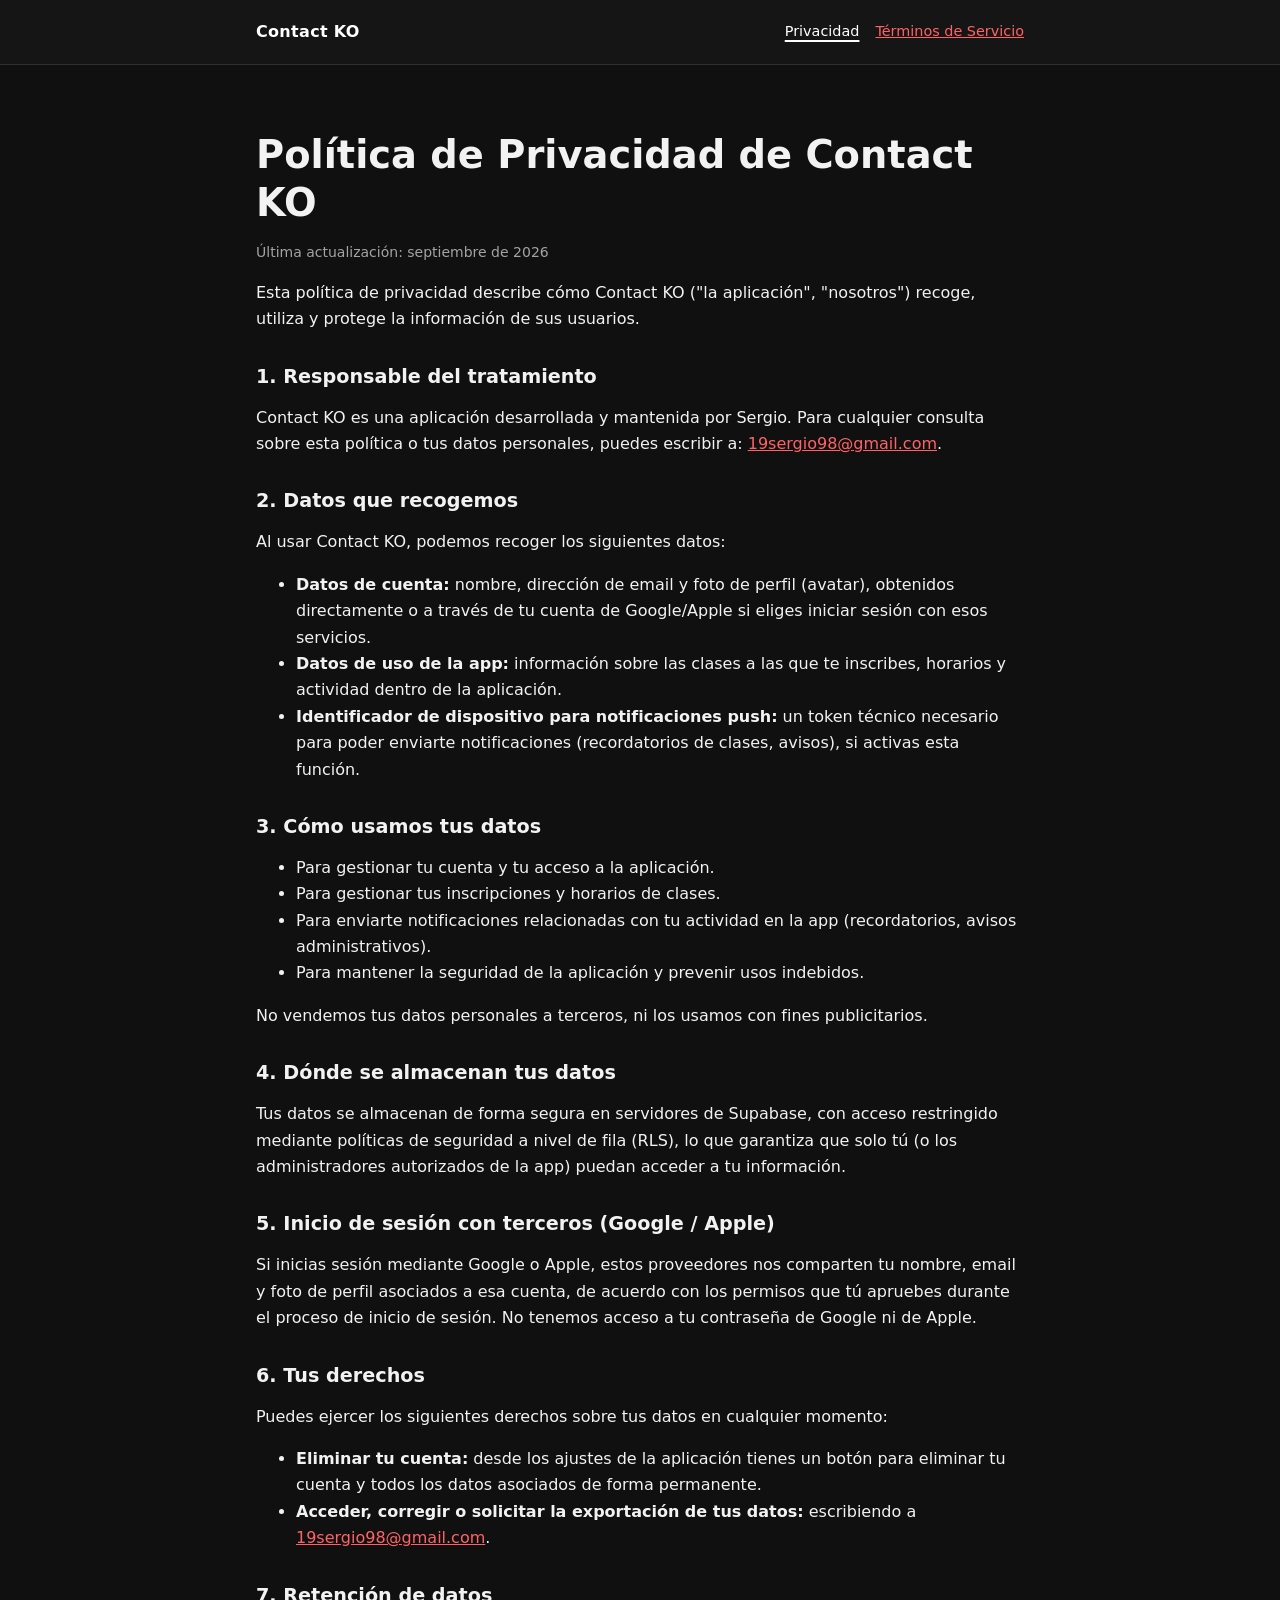
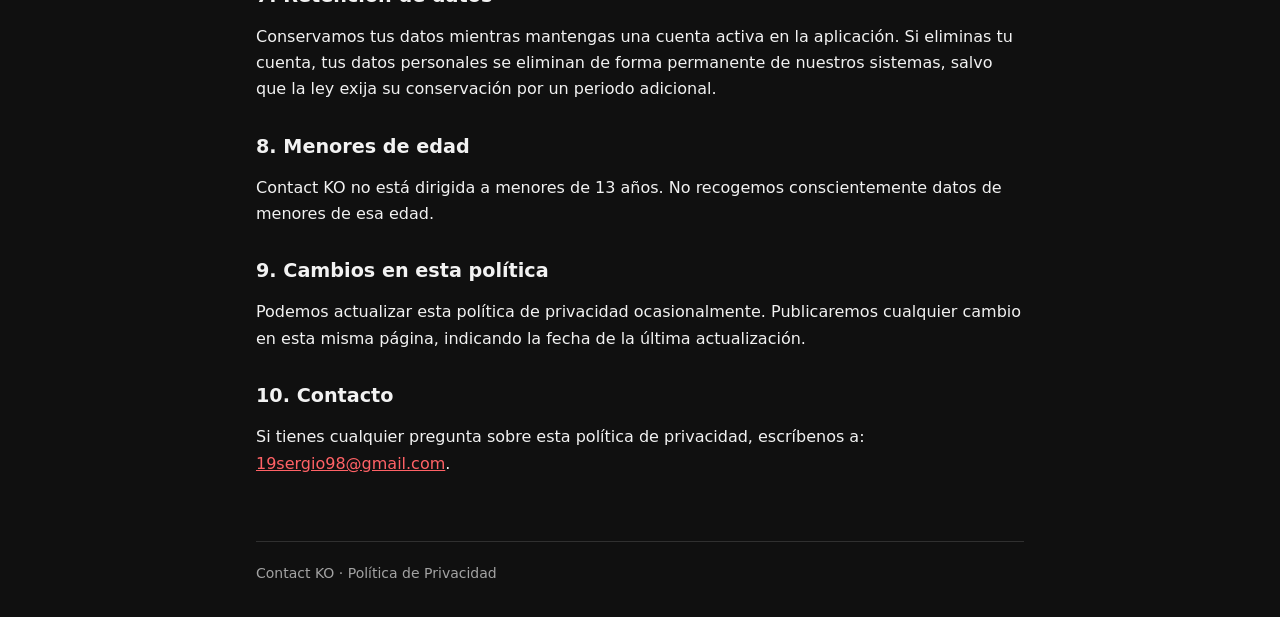
<file: index.html>
<!doctype html>
<html lang="es">
  <head>
    <meta charset="utf-8">
    <meta name="viewport" content="width=device-width, initial-scale=1">
    <meta name="theme-color" content="#101010">
    <meta name="description" content="Política de privacidad de Contact KO: cómo recogemos, utilizamos y protegemos tus datos personales.">
    <meta name="author" content="Contact KO">
    <link rel="canonical" href="https://19sergio98-sketch.github.io/contactko-legal/">
    <link rel="stylesheet" href="assets/legal.css">
    <title>Política de Privacidad | Contact KO</title>
  </head>
  <body>
    <header class="site-header">
      <div class="header-content">
        <a class="brand" href="./">Contact KO</a>
        <nav aria-label="Información legal">
          <a aria-current="page" href="./">Privacidad</a>
          <a href="terms/">Términos de Servicio</a>
        </nav>
      </div>
    </header>

    <main>
      <h1>Política de Privacidad de Contact KO</h1>
      <p class="updated">Última actualización: septiembre de 2026</p>

      <p>Esta política de privacidad describe cómo Contact KO ("la aplicación", "nosotros") recoge, utiliza y protege la información de sus usuarios.</p>

      <h2>1. Responsable del tratamiento</h2>
      <p>Contact KO es una aplicación desarrollada y mantenida por Sergio. Para cualquier consulta sobre esta política o tus datos personales, puedes escribir a: <a href="mailto:19sergio98@gmail.com">19sergio98@gmail.com</a>.</p>

      <h2>2. Datos que recogemos</h2>
      <p>Al usar Contact KO, podemos recoger los siguientes datos:</p>
      <ul>
        <li><strong>Datos de cuenta:</strong> nombre, dirección de email y foto de perfil (avatar), obtenidos directamente o a través de tu cuenta de Google/Apple si eliges iniciar sesión con esos servicios.</li>
        <li><strong>Datos de uso de la app:</strong> información sobre las clases a las que te inscribes, horarios y actividad dentro de la aplicación.</li>
        <li><strong>Identificador de dispositivo para notificaciones push:</strong> un token técnico necesario para poder enviarte notificaciones (recordatorios de clases, avisos), si activas esta función.</li>
      </ul>

      <h2>3. Cómo usamos tus datos</h2>
      <ul>
        <li>Para gestionar tu cuenta y tu acceso a la aplicación.</li>
        <li>Para gestionar tus inscripciones y horarios de clases.</li>
        <li>Para enviarte notificaciones relacionadas con tu actividad en la app (recordatorios, avisos administrativos).</li>
        <li>Para mantener la seguridad de la aplicación y prevenir usos indebidos.</li>
      </ul>
      <p>No vendemos tus datos personales a terceros, ni los usamos con fines publicitarios.</p>

      <h2>4. Dónde se almacenan tus datos</h2>
      <p>Tus datos se almacenan de forma segura en servidores de Supabase, con acceso restringido mediante políticas de seguridad a nivel de fila (RLS), lo que garantiza que solo tú (o los administradores autorizados de la app) puedan acceder a tu información.</p>

      <h2>5. Inicio de sesión con terceros (Google / Apple)</h2>
      <p>Si inicias sesión mediante Google o Apple, estos proveedores nos comparten tu nombre, email y foto de perfil asociados a esa cuenta, de acuerdo con los permisos que tú apruebes durante el proceso de inicio de sesión. No tenemos acceso a tu contraseña de Google ni de Apple.</p>

      <h2>6. Tus derechos</h2>
      <p>Puedes ejercer los siguientes derechos sobre tus datos en cualquier momento:</p>
      <ul>
        <li><strong>Eliminar tu cuenta:</strong> desde los ajustes de la aplicación tienes un botón para eliminar tu cuenta y todos los datos asociados de forma permanente.</li>
        <li><strong>Acceder, corregir o solicitar la exportación de tus datos:</strong> escribiendo a <a href="mailto:19sergio98@gmail.com">19sergio98@gmail.com</a>.</li>
      </ul>

      <h2>7. Retención de datos</h2>
      <p>Conservamos tus datos mientras mantengas una cuenta activa en la aplicación. Si eliminas tu cuenta, tus datos personales se eliminan de forma permanente de nuestros sistemas, salvo que la ley exija su conservación por un periodo adicional.</p>

      <h2>8. Menores de edad</h2>
      <p>Contact KO no está dirigida a menores de 13 años. No recogemos conscientemente datos de menores de esa edad.</p>

      <h2>9. Cambios en esta política</h2>
      <p>Podemos actualizar esta política de privacidad ocasionalmente. Publicaremos cualquier cambio en esta misma página, indicando la fecha de la última actualización.</p>

      <h2>10. Contacto</h2>
      <p>Si tienes cualquier pregunta sobre esta política de privacidad, escríbenos a: <a href="mailto:19sergio98@gmail.com">19sergio98@gmail.com</a>.</p>
    </main>

    <footer class="site-footer">Contact KO · Política de Privacidad</footer>
  </body>
</html>
</file>
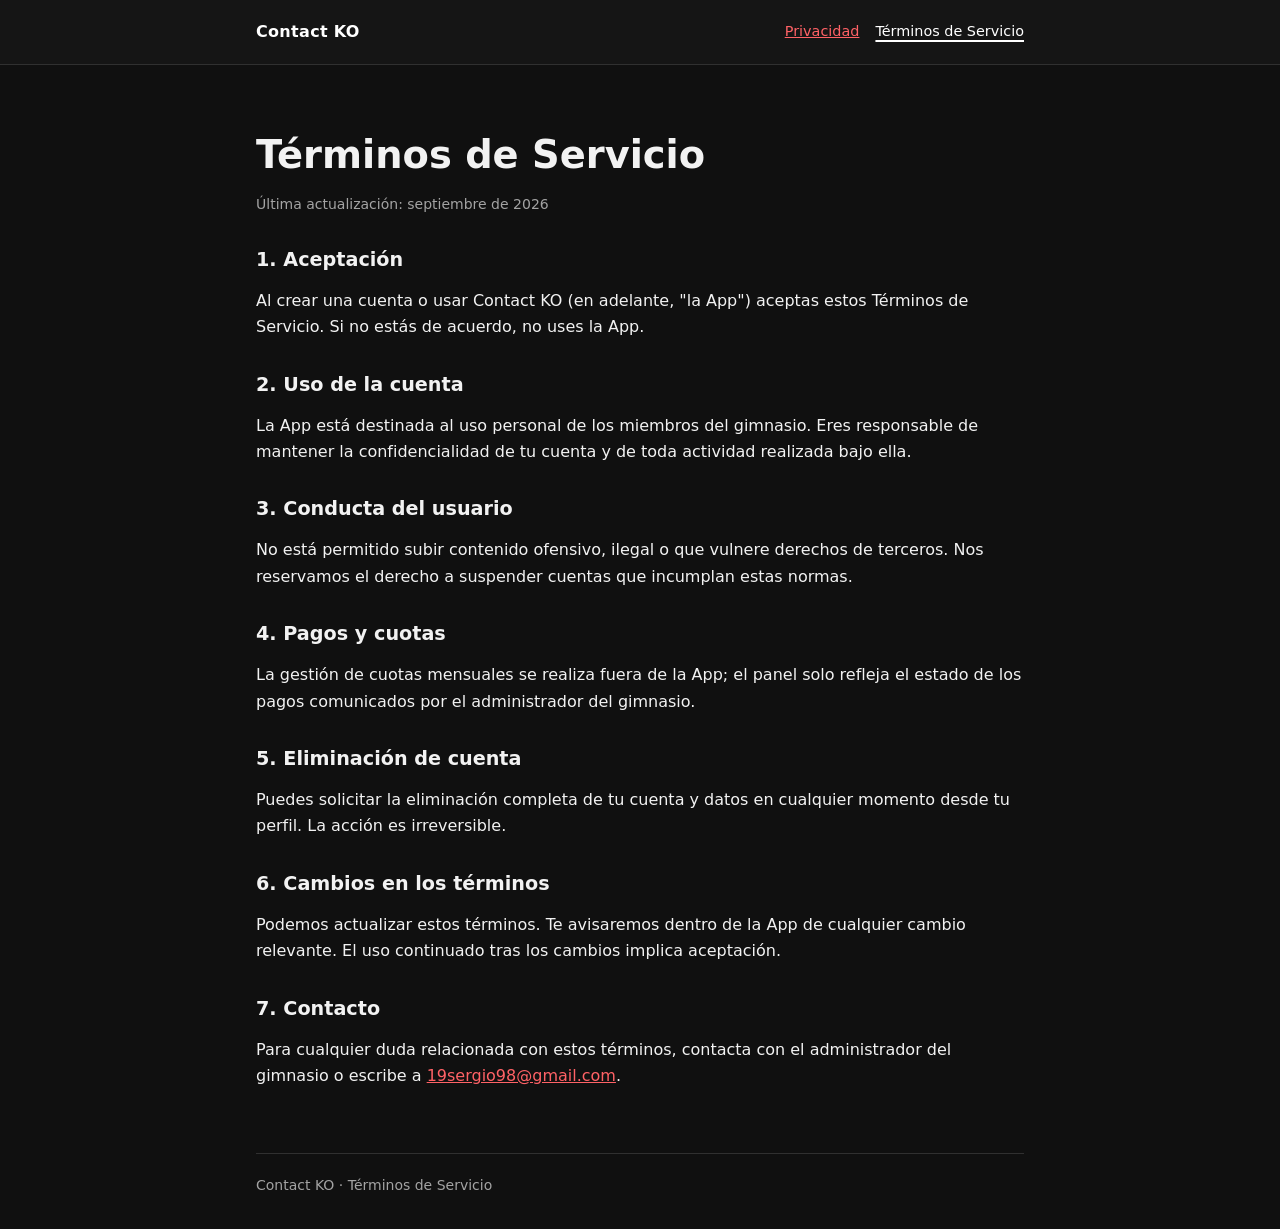
<file: terms/index.html>
<!doctype html>
<html lang="es">
  <head>
    <meta charset="utf-8">
    <meta name="viewport" content="width=device-width, initial-scale=1">
    <meta name="theme-color" content="#101010">
    <meta name="description" content="Términos de Servicio de Contact KO.">
    <meta name="author" content="Contact KO">
    <link rel="canonical" href="https://19sergio98-sketch.github.io/contactko-legal/terms/">
    <link rel="stylesheet" href="../assets/legal.css">
    <title>Términos de Servicio | Contact KO</title>
  </head>
  <body>
    <header class="site-header">
      <div class="header-content">
        <a class="brand" href="../">Contact KO</a>
        <nav aria-label="Información legal">
          <a href="../">Privacidad</a>
          <a aria-current="page" href="./">Términos de Servicio</a>
        </nav>
      </div>
    </header>

    <main>
      <h1>Términos de Servicio</h1>
      <p class="updated">Última actualización: septiembre de 2026</p>

      <h2>1. Aceptación</h2>
      <p>Al crear una cuenta o usar Contact KO (en adelante, "la App") aceptas estos Términos de Servicio. Si no estás de acuerdo, no uses la App.</p>

      <h2>2. Uso de la cuenta</h2>
      <p>La App está destinada al uso personal de los miembros del gimnasio. Eres responsable de mantener la confidencialidad de tu cuenta y de toda actividad realizada bajo ella.</p>

      <h2>3. Conducta del usuario</h2>
      <p>No está permitido subir contenido ofensivo, ilegal o que vulnere derechos de terceros. Nos reservamos el derecho a suspender cuentas que incumplan estas normas.</p>

      <h2>4. Pagos y cuotas</h2>
      <p>La gestión de cuotas mensuales se realiza fuera de la App; el panel solo refleja el estado de los pagos comunicados por el administrador del gimnasio.</p>

      <h2>5. Eliminación de cuenta</h2>
      <p>Puedes solicitar la eliminación completa de tu cuenta y datos en cualquier momento desde tu perfil. La acción es irreversible.</p>

      <h2>6. Cambios en los términos</h2>
      <p>Podemos actualizar estos términos. Te avisaremos dentro de la App de cualquier cambio relevante. El uso continuado tras los cambios implica aceptación.</p>

      <h2>7. Contacto</h2>
      <p>Para cualquier duda relacionada con estos términos, contacta con el administrador del gimnasio o escribe a <a href="mailto:19sergio98@gmail.com">19sergio98@gmail.com</a>.</p>
    </main>

    <footer class="site-footer">Contact KO · Términos de Servicio</footer>
  </body>
</html>
</file>
<file: assets/legal.css>
:root {
  color-scheme: dark;
  font-family: Inter, ui-sans-serif, system-ui, -apple-system, BlinkMacSystemFont, "Segoe UI", sans-serif;
  background: #101010;
  color: #f2f2f2;
  font-synthesis: none;
  text-rendering: optimizeLegibility;
  -webkit-font-smoothing: antialiased;
  --muted: #a3a3a3;
  --border: #303030;
}

* {
  box-sizing: border-box;
}

body {
  margin: 0;
  min-width: 320px;
  line-height: 1.65;
}

a {
  color: #ff6266;
}

.site-header {
  border-bottom: 1px solid var(--border);
  background: #151515;
}

.header-content,
main,
.site-footer {
  width: min(100% - 2rem, 48rem);
  margin-inline: auto;
}

.header-content {
  display: flex;
  min-height: 4rem;
  align-items: center;
  justify-content: space-between;
  gap: 1rem;
}

.brand {
  color: #fff;
  font-weight: 800;
  letter-spacing: 0.02em;
  text-decoration: none;
}

nav {
  display: flex;
  flex-wrap: wrap;
  gap: 1rem;
}

nav a {
  font-size: 0.9rem;
}

nav a[aria-current="page"] {
  color: #fff;
  text-decoration-thickness: 2px;
  text-underline-offset: 0.25rem;
}

main {
  padding-block: 2.5rem 3rem;
}

h1,
h2 {
  line-height: 1.25;
}

h1 {
  margin-bottom: 0.5rem;
  font-size: clamp(1.8rem, 6vw, 2.4rem);
}

h2 {
  margin-top: 2rem;
  font-size: 1.2rem;
}

.updated,
.site-footer {
  color: var(--muted);
  font-size: 0.875rem;
}

.site-footer {
  padding-block: 1.25rem 2rem;
  border-top: 1px solid var(--border);
}

@media (max-width: 420px) {
  .header-content {
    align-items: flex-start;
    flex-direction: column;
    justify-content: center;
    padding-block: 0.75rem;
  }
}
</file>
